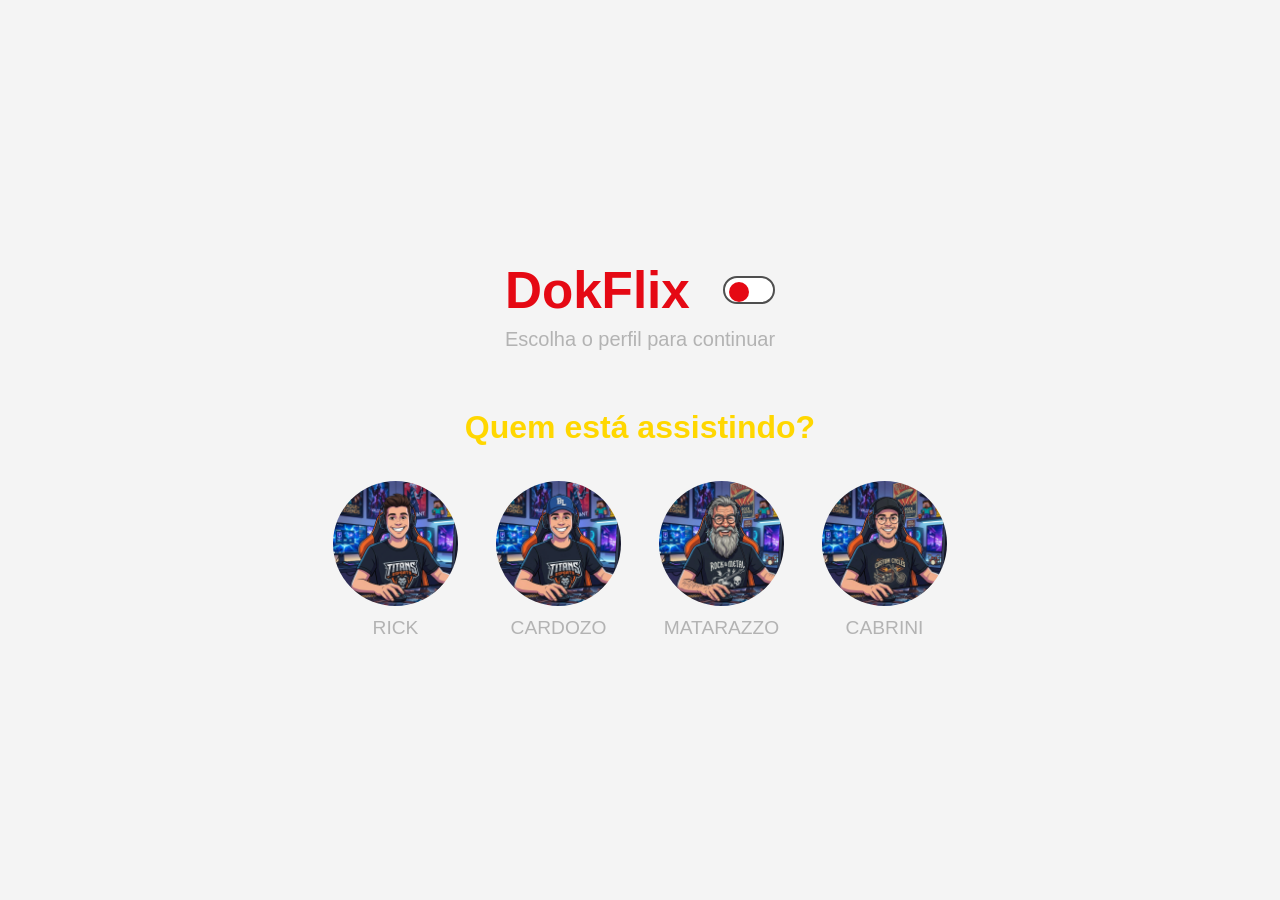
<file: index.html>
<!DOCTYPE html>
<html lang="pt-br">
<head>
    <meta charset="UTF-8">
    <meta name="viewport" content="width=device-width, initial-scale=1.0">
    <meta name="description" content="DOKFLIX - Plataforma de documentários e vídeos do YouTube. Escolha seu perfil e explore conteúdos incríveis.">
    <meta name="keywords" content="documentários, YouTube, vídeos, Netflix clone">
    <meta property="og:title" content="DOKFLIX - Seu catálogo de documentários">
    <meta property="og:description" content="Explore vídeos e documentários de canais como Dorivox, DJ Dvox e mais.">
    <meta property="og:image" content="assets/dokflix.jpg">
    <meta property="og:url" content="https://seudominio.com">
    <meta property="og:type" content="website">
    <title>DOKFLIX</title>
    <link rel="stylesheet" href="style.css">

</head>
<body>
    <header>
        <div class="top-bar">
            <h1>DokFlix</h1>
            <button id="theme-toggle" aria-label="Alternar modo claro / escuro" aria-pressed="false"></button>
        </div>
        <p>Escolha o perfil para continuar</p>
    </header>

    <main>
        <section aria-labelledby="perfil-title">
            <h2 id="perfil-title">Quem está assistindo?</h2>
            <ul class="profile-container" role="list">
                <li class="profile" role="listitem">
                    <img src="assets/perfil-1.png" alt="Ilustração em estilo cartoon de um jovem sorridente em um quarto gamer, vestindo uma camiseta da equipe Titans Esports enquanto utiliza um computador cercado por pôsteres e colecionáveis de jogos.">
                    <p>RICK</p>
                </li>
                <li class="profile" role="listitem">
                    <img src="assets/perfil-2.jpg" alt="Ilustração em estilo cartoon de um jovem sorridente com boné , em um quarto gamer, vestindo uma camiseta da equipe Titans Esports enquanto utiliza um computador cercado por pôsteres e colecionáveis de jogos.">
                    <p>CARDOZO</p>
                </li>
                <li class="profile" role="listitem">
                    <img src="assets/perfil-3.jpg" alt="Ilustração em estilo cartoon de um jovem sorridente com boné , em um quarto gamer, vestindo uma camiseta da equipe Titans Esports enquanto utiliza um computador cercado por pôsteres e colecionáveis de jogos.">
                    <p>MATARAZZO</p>
                </li>
                <li class="profile" role="listitem">
                    <img src="assets/perfil-4.jpg" alt="Ilustração em estilo cartoon de um jovem sorridente com boné , em um quarto gamer, vestindo uma camiseta da equipe Titans Esports enquanto utiliza um computador cercado por pôsteres e colecionáveis de jogos.">
                    <p>CABRINI</p>
                </li>
            </ul>
        </section>
    </main>

    <script src="js/profile.js"></script>
</body>

</html>
</file>
<file: style.css>
/* Estilos baseados na Netflix */

/* Estiliza o corpo da página */
:root {
    --bg: #000000;
    --text: #ffffff;
    --primary: #e50914;
    --muted: #b3b3b3;
    --card-bg: #111111;
}

body {
    margin: 0; /* Remove margens externas */
    padding: 0; /* Remove preenchimento interno */
    font-family: 'Helvetica Neue', Arial, sans-serif; /* Define a família de fontes, priorizando Helvetica Neue */
    background-color: var(--bg); /* Define o fundo */
    color: var(--text); /* Define a cor do texto */
    min-height: 100vh; /* Define altura mínima como 100% da altura da viewport */
    display: flex; /* Usa flexbox para layout */
    flex-direction: column; /* Organiza os filhos em coluna */
    align-items: center; /* Centraliza horizontalmente os itens */
    justify-content: center; /* Centraliza verticalmente os itens */
}

body.light-mode {
    --bg: #f4f4f4;
    --text: #111111;
    --primary: #e50914;
    --muted: #4f4f4f;
    --card-bg: #ffffff;
}

body.dark-mode {
    --bg: #000000;
    --text: #ffffff;
    --primary: #e50914;
    --muted: #b3b3b3;
    --card-bg: #111111;
}

.top-bar {
    display: flex;
    justify-content: space-between;
    align-items: center;
    gap: 1rem;
}

#theme-toggle {
    width: 52px;
    height: 28px;
    border: 2px solid var(--muted);
    border-radius: 999px;
    background-color: var(--card-bg);
    position: relative;
    overflow: hidden;
    cursor: pointer;
    transition: border-color 0.25s ease, background-color 0.25s ease;
}

#theme-toggle::before {
    content: '';
    position: absolute;
    top: 4px;
    left: 4px;
    width: 20px;
    height: 20px;
    background-color: var(--primary);
    border-radius: 50%;
    transition: transform 0.25s ease;
}

#theme-toggle.active::before {
    transform: translateX(24px);
}

#theme-toggle:hover,
#theme-toggle:focus-visible {
    border-color: var(--primary);
    box-shadow: 0 0 0 3px rgba(229, 9, 20, 0.25);
}


/* Estiliza o cabeçalho */
header {
    text-align: center; /* Centraliza o texto */
    margin-bottom: 2rem; /* Adiciona margem inferior de 2 rem */
}

/* Estiliza o título principal no cabeçalho */
header h1 {
    font-size: 3rem; /* Define o tamanho da fonte como 3 rem */
    font-weight: bold; /* Define o peso da fonte como negrito */
    margin: 0; /* Remove margens */
    color: #e50914; /* Define a cor como vermelho Netflix */
}

/* Estiliza o parágrafo no cabeçalho */
header p {
    font-size: 1.2rem; /* Define o tamanho da fonte como 1.2 rem */
    margin: 0.5rem 0 0 0; /* Margem superior de 0.5rem, outras zero */
    color: #b3b3b3; /* Define a cor como cinza claro */
}

/* Estiliza o conteúdo principal */
main {
    width: 100%; /* Largura total */
    max-width: 1200px; /* Largura máxima de 1200px */
    padding: 0 2rem; /* Preenchimento lateral de 2rem */
}

/* Estiliza a seção */
section {
    text-align: center; /* Centraliza o texto */
}

/* Estiliza o subtítulo na seção */
section h2 {
    font-size: 2rem; /* Define o tamanho da fonte como 2 rem */
    margin-bottom: 2rem; /* Margem inferior de 2rem */
    color: #ffd700; /* Define a cor como dourado para destaque */
}

/* Estiliza o contêiner dos perfis */
.profile-container {
    display: flex; /* Usa flexbox */
    justify-content: center; /* Centraliza os itens horizontalmente */
    gap: 2rem; /* Espaço entre itens de 2rem */
    flex-wrap: wrap; /* Permite quebra de linha */
    list-style: none; /* Remove marcadores */
    padding: 0; /* Remove padding padrão de lista */
    margin: 0; /* Remove margin padrão de lista */
}

.profile-container > li {
    list-style: none; /* Remove marcadores de cada li */
    padding: 0;
    margin: 0;
}

.profile-container ol {
    list-style: decimal inside;
    padding: 0;
    margin: 0;
}

.profile-container ol > li {
    list-style: none;
    padding: 0;
    margin: 0;
}
/* Estiliza cada perfil */
.profile {
    display: flex; /* Usa flexbox */
    flex-direction: column; /* Organiza em coluna */
    align-items: center; /* Centraliza horizontalmente */
    cursor: pointer; /* Cursor de ponteiro para indicar clicável */
    transition: transform 0.3s ease; /* Transição suave para transformações */
}

/* Estiliza o perfil no hover */
.profile:hover {
    transform: scale(1.1); /* Aumenta o tamanho em 10% no hover */
}

/* Estiliza a imagem do perfil */
.profile img {
    width: 120px; /* Largura de 120px */
    height: 120px; /* Altura de 120px */
    border-radius: 50%; /* Bordas arredondadas para forma circular */
    object-fit: cover; /* Ajusta a imagem para cobrir o espaço sem distorcer */
    border: 3px solid transparent; /* Borda transparente de 3px */
    transition: border-color 0.3s ease; /* Transição suave para cor da borda */
}

/* Estiliza a imagem do perfil no hover */
.profile:hover img {
    border-color: #ffffff; /* Muda a cor da borda para branco no hover */
}

/* Estiliza o parágrafo do perfil */
.profile p {
    margin: 0.5rem 0 0 0; /* Margem superior de 0.5rem */
    font-size: 1.1rem; /* Tamanho da fonte de 1.1rem */
    color: #b3b3b3; /* Cor cinza claro */
    transition: color 0.3s ease; /* Transição suave para cor */
}

/* Estiliza o parágrafo do perfil no hover */
.profile:hover p {
    color: #ffffff; /* Muda a cor para branco no hover */
}

/* Responsividade: mobile / pequeno */
@media (max-width: 480px) {
    body {
        padding: 0.5rem;
    }

    header h1 {
        font-size: 1.6rem;
    }

    header p {
        font-size: 1rem;
    }

    main {
        padding: 0 1rem;
    }

    section h2 {
        font-size: 1.5rem;
        margin-bottom: 1.2rem;
    }

    .profile-container {
        gap: 0.8rem;
    }

    .profile img {
        width: 80px;
        height: 80px;
    }

    .profile p {
        font-size: 0.95rem;
    }
}

/* Responsividade: tablet */
@media (min-width: 481px) and (max-width: 768px) {
    body {
        padding: 0.75rem;
    }

    header h1 {
        font-size: 2rem;
    }

    header p {
        font-size: 1.1rem;
    }

    main {
        padding: 0 1.5rem;
    }

    section h2 {
        font-size: 1.8rem;
        margin-bottom: 1.5rem;
    }

    .profile-container {
        gap: 1rem;
    }

    .profile img {
        width: 100px;
        height: 100px;
    }

    .profile p {
        font-size: 1.05rem;
    }
}

/* Responsividade: laptop e desktop */
@media (min-width: 769px) and (max-width: 1024px) {
    main {
        padding: 0 2rem;
    }

    section h2 {
        font-size: 1.95rem;
        margin-bottom: 1.8rem;
    }

    .profile-container {
        gap: 1.5rem;
    }

    .profile img {
        width: 110px;
        height: 110px;
    }

    .profile p {
        font-size: 1.1rem;
    }
}

/* Granular desktop extra largo */
@media (min-width: 1025px) {
    main {
        padding: 0 2.5rem;
    }

    header h1 {
        font-size: 3.2rem;
    }

    header p {
        font-size: 1.25rem;
    }

    section h2 {
        font-size: 2rem;
        margin-bottom: 2rem;
    }

    .profile-container {
        gap: 2rem;
    }

    .profile img {
        width: 125px;
        height: 125px;
    }

    .profile p {
        font-size: 1.2rem;
    }
}
</file>
